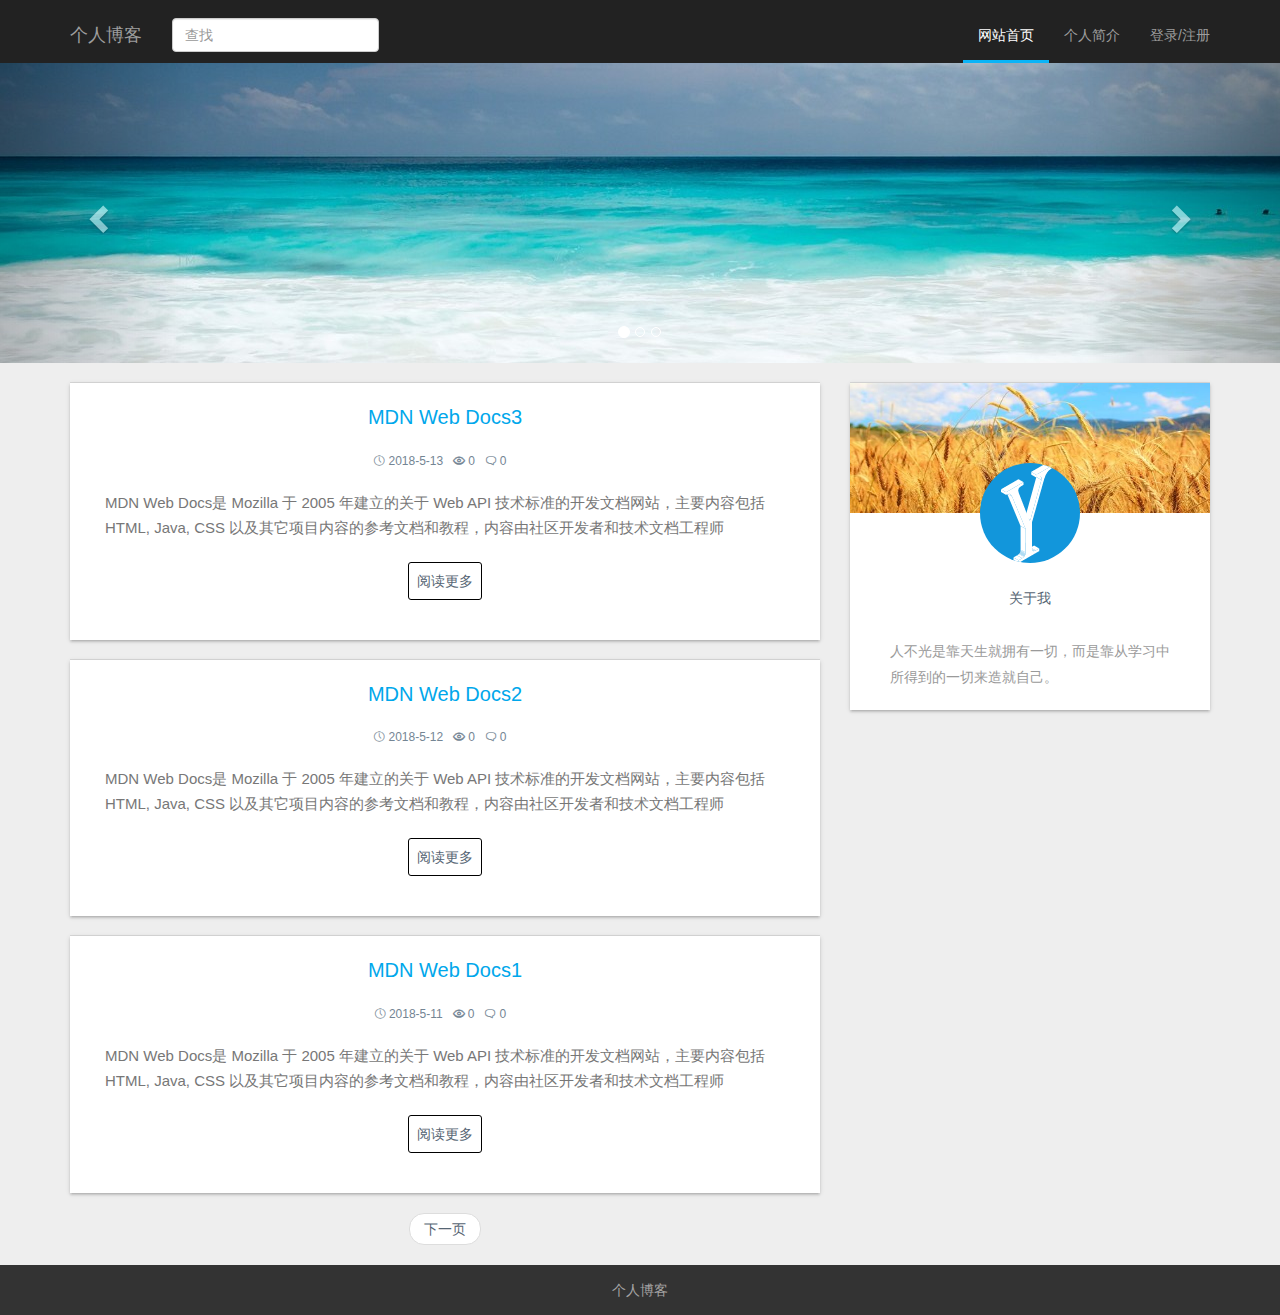
<file: index.html>
<!DOCTYPE html>
<html>
<head>
    <meta charset="UTF-8">
    <meta name="viewport" content="width=device-width, initial-scale=1.0">
    <meta http-equiv="X-UA-Compatible" content="ie=edge,chrome=1">
    <link href="css/bootstrap.css" rel="stylesheet">
    <link href="css/base.css" rel="stylesheet">
    <link href="css/index.css" rel="stylesheet">
    <link href="css/media.css" rel="stylesheet">
    <link rel="icon" type="image/png" href="images/blog.png" sizes="32x32" />
    <script src="js/jquery-1.12.4.js" type="text/javascript"></script>
    <script src="js/bootstrap.js" type="text/javascript"></script>
    <script src="js/index.js"></script>
    <title>个人博客</title>
</head>
<body>
    <!-- 导航 -->
    <header>        
        <nav class="navbar navbar-default navbar-static-top menu navbar-inverse">
            <div class="container">
                <div class="navbar-header">
                    <button type="button" class="navbar-toggle collapsed" data-toggle="collapse" data-target="#bs-1" aria-expanded="false">                      
                        <span class="icon-bar"></span>
                        <span class="icon-bar"></span>
                        <span class="icon-bar"></span>
                    </button>
                    <a class="navbar-brand" href="index.html">个人博客</a>
                </div>
            
                <div class="collapse navbar-collapse" id="bs-1">
                    <form class="navbar-form navbar-left hidden-sm">
                        <div class="form-group">
                            <input type="text" class="form-control" placeholder="查找">
                        </div>
                    </form>                   
                    
                    <ul class="nav navbar-nav navbar-right menu-info">
                        <li class="active"><a href="index.html">网站首页</a></li>
                        <li><a href="me.html" target="_blank">个人简介</a></li>
                        <li><a href="javascript:;" class="login">登录/注册</a></li>
                    </ul>
                </div>
            </div>
        </nav>
    </header>
    <!--轮播图-->
    <section>
        <div id="carousel-example-generic" class="carousel slide" data-ride="carousel">
            <ol class="carousel-indicators">
                <li data-target="#carousel-example-generic" data-slide-to="0" class="active"></li>
                <li data-target="#carousel-example-generic" data-slide-to="1"></li>
                <li data-target="#carousel-example-generic" data-slide-to="2"></li>
            </ol>
            
            <div class="carousel-inner banner" role="listbox">
                <div class="item active"></div>
                <div class="item"></div>
                <div class="item"></div>
            </div>
            
            <a class="left carousel-control" href="#carousel-example-generic" role="button" data-slide="prev">
                <span class="glyphicon glyphicon-chevron-left" aria-hidden="true"></span>
            </a>
            <a class="right carousel-control" href="#carousel-example-generic" role="button" data-slide="next">
                <span class="glyphicon glyphicon-chevron-right" aria-hidden="true"></span>
            </a>
        </div>
    </section>
    <!-- 主体 -->
    <main class="container main-part">
        <div class="row">         
            <!-- 文章 -->
            <article class="col-md-8 bloglist">
                <ul class="pager">
                    <li><a href="javascript:;" class="prepage">上一页</a></li>
                    <li><a href="javascript:;" class="nextpage">下一页</a></li>
                  </ul>
            </article>
            <!-- 侧边 -->
            <aside class="col-md-4 hidden-xs hidden-sm">
                <div class="about">
                    <div class="avatar"> <img src="images/avatar.png" alt="avatar" class="img-circle"> </div>
                    <p class="abname"><a href="me.html" target="_blank">关于我</a></p>
                    <div class="abtext">人不光是靠天生就拥有一切，而是靠从学习中所得到的一切来造就自己。 </div>
                </div>
            </aside>
        </div>
    </main>
    <!-- 底部 -->
    <footer>
        <p>个人博客</p>
    </footer>
    
</body>
</html>
</file>
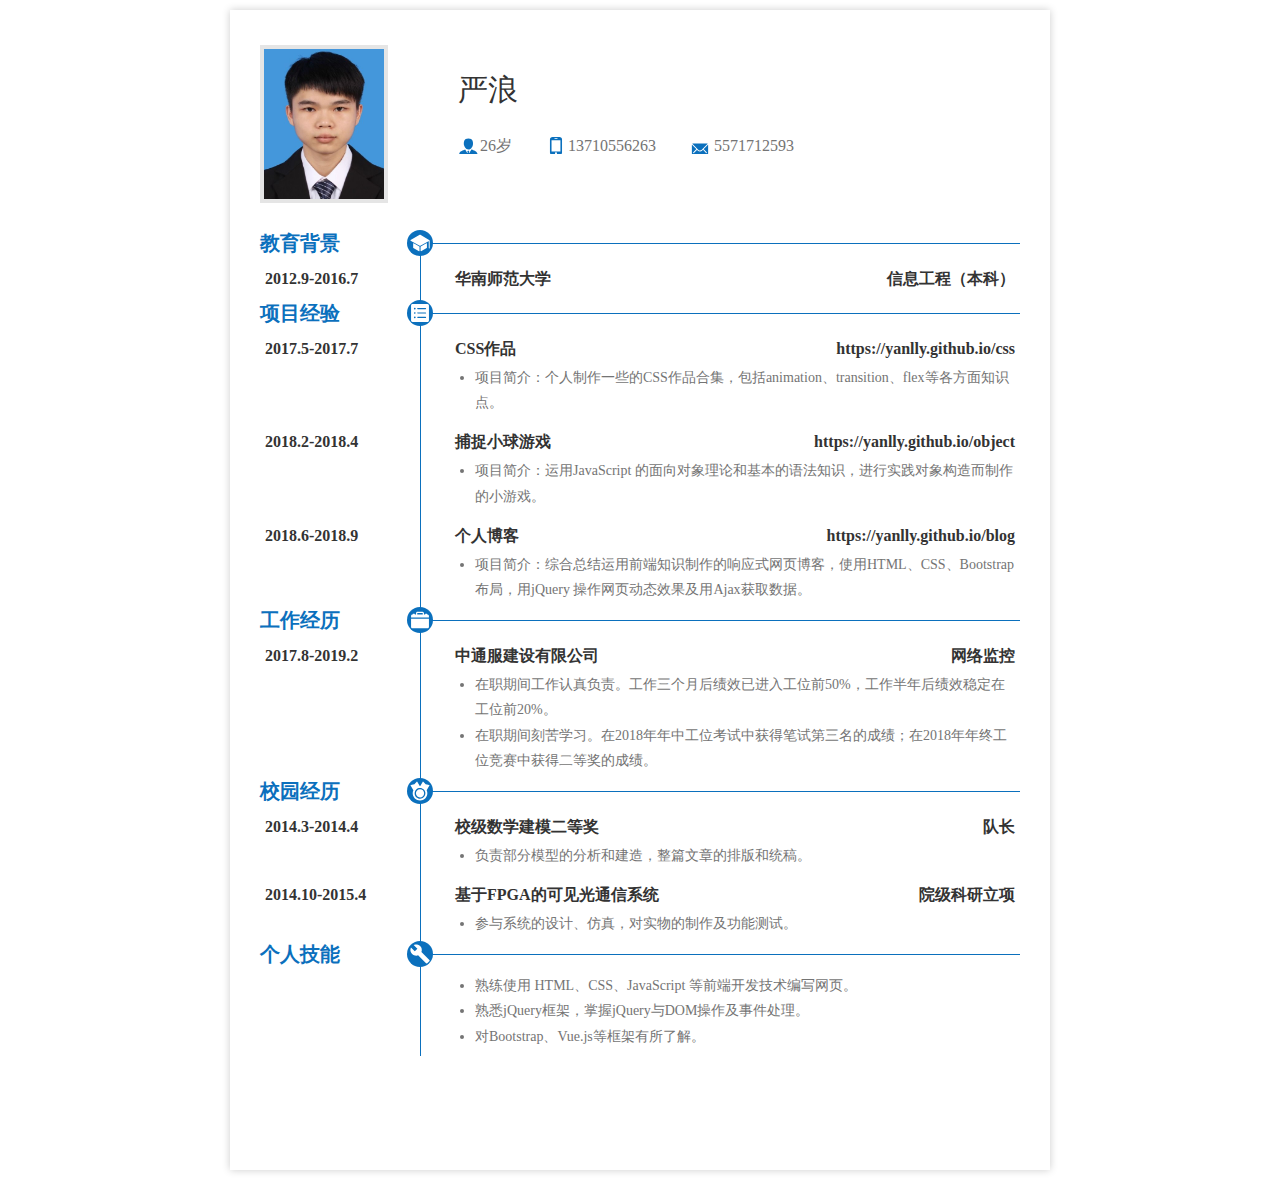
<file: me.html>
<!DOCTYPE html>
<html lang="en">
<head>
    <meta charset="UTF-8">
    <meta name="viewport" content="width=device-width, initial-scale=1.0">
    <meta http-equiv="X-UA-Compatible" content="ie=edge,chrome=1">
    <link rel="icon" type="image/png" href="images/blog.png" sizes="32x32" />
    <title>个人简介</title>
    <link rel="stylesheet" href="css/me.css">
</head>
<body>
    <div class="resume">
        <div class="resume_top">
            <div class="top_img"><img src="images/yl.png" alt="严浪"></div>
            <div class="top_msg">
                <div class="name">严浪</div>
                <div class="msg">
                    <span class="msg_age">26岁</span>
                    <span class="msg_phone">13710556263</span>
                    <span class="msg_email">5571712593</span>
                </div>
            </div>
        </div>
        <div class="resume_body">
            <div class="body_content">
                <dl>
                    <dt class="dt_title school">教育背景<i></i></dt>
                    <dd class="dd_content">
                        <div class="dd_top">
                            <span>2012.9-2016.7</span>
                            <span>华南师范大学</span>
                            <span>信息工程（本科）</span>
                        </div>
                    </dd>
                </dl>
            </div>
            <div class="body_content">
                <dl>
                    <dt class="dt_title object">项目经验
                        <i></i>
                    </dt>
                    <dd class="dd_content">
                        <div class="dd_top">
                            <span>2017.5-2017.7</span>
                            <span>CSS作品</span>
                            <span><a href="https://yanlly.github.io/css" target="_blank">https://yanlly.github.io/css</a></span>
                        </div>
                        <ul class="dd_body"><li>项目简介：个人制作一些的CSS作品合集，包括animation、transition、flex等各方面知识点。</li></ul>
                    </dd>
                    <dd class="dd_content">
                        <div class="dd_top">
                            <span>2018.2-2018.4</span>
                            <span>捕捉小球游戏</span>
                            <span><a href="https://yanlly.github.io/object" target="_blank">https://yanlly.github.io/object</a></span>
                        </div>
                        <ul class="dd_body"><li>项目简介：运用JavaScript 的面向对象理论和基本的语法知识，进行实践对象构造而制作的小游戏。</li></ul>
                    </dd>
                    <dd class="dd_content">
                        <div class="dd_top">
                            <span>2018.6-2018.9</span>
                            <span>个人博客</span>
                            <span><a href="https://yanlly.github.io/blog" target="_blank">https://yanlly.github.io/blog</a></span>
                        </div>
                        <ul class="dd_body"><li>项目简介：综合总结运用前端知识制作的响应式网页博客，使用HTML、CSS、Bootstrap布局，用jQuery 操作网页动态效果及用Ajax获取数据。</li></ul>
                    </dd>
                </dl>
            </div>
            <div class="body_content">
                <dl>
                    <dt class="dt_title job">工作经历
                        <i></i>
                    </dt>
                    <dd class="dd_content">
                        <div class="dd_top">
                            <span>2017.8-2019.2</span>
                            <span>中通服建设有限公司</span>
                            <span>网络监控</span>
                        </div>
                        <ul class="dd_body">
                            <li>在职期间工作认真负责。工作三个月后绩效已进入工位前50%，工作半年后绩效稳定在工位前20%。</li>
                            <li>在职期间刻苦学习。在2018年年中工位考试中获得笔试第三名的成绩；在2018年年终工位竞赛中获得二等奖的成绩。</li>
                        </ul>
                    </dd>    
                </dl>
            </div>
            <div class="body_content">
                <dl>
                    <dt class="dt_title study">校园经历
                        <i></i>
                    </dt>
                    <dd class="dd_content">
                        <div class="dd_top">
                            <span>2014.3-2014.4</span>
                            <span>校级数学建模二等奖</span>
                            <span>队长</span>
                        </div>
                        <ul class="dd_body">
                            <li>负责部分模型的分析和建造，整篇文章的排版和统稿。</li>
                        </ul>
                    </dd>
                    <dd class="dd_content">
                        <div class="dd_top">
                            <span>2014.10-2015.4</span>
                            <span>基于FPGA的可见光通信系统</span>
                            <span>院级科研立项</span>
                        </div>
                        <ul class="dd_body">
                            <li>参与系统的设计、仿真，对实物的制作及功能测试。</li>
                        </ul>
                    </dd>    
                </dl>
            </div>
            <div class="body_content">
                <dl>
                    <dt class="dt_title skill">个人技能
                        <i></i>
                    </dt>
                    <dd class="dd_content">
                        <ul class="dd_body">
                            <li>熟练使用 HTML、CSS、JavaScript 等前端开发技术编写网页。</li>
                            <li>熟悉jQuery框架，掌握jQuery与DOM操作及事件处理。</li>
                            <li>对Bootstrap、Vue.js等框架有所了解。</li>
                        </ul>
                    </dd>    
                </dl>
            </div>
        </div>

    </div>
</body>
</html>
</file>
<file: css/base.css>
/*----- 各页面共同样式部分 -----*/
@font-face {font-family: 'iconfont';
  src: url('../fonts/iconfont.eot');
  src: url('../fonts/iconfont.eot?#iefix') format('embedded-opentype'),
  url('../fonts/iconfont.woff') format('woff'),
  url('../fonts/iconfont.ttf') format('truetype'),
  url('fonts/iconfont.svg#iconfont') format('svg');
}
.iconfont{
  font-family:"iconfont" !important;
  font-size:16px;font-style:normal;
  -webkit-font-smoothing: antialiased;
  -webkit-text-stroke-width: 0.2px;
  -moz-osx-font-smoothing: grayscale;
}
 
html, body, div, span, applet, object, iframe,
h1, h2, h3, h4, h5, h6, p, blockquote, pre,
a, abbr, acronym, address, big, cite, code,
del, dfn, em, img, ins, kbd, q, s, samp,
small, strike, strong, sub, sup, tt, var,
b, u, i, center,
dl, dt, dd, ol, ul, li,
fieldset, form, label, legend,
table, caption, tbody, tfoot, thead, tr, th, td,
article, aside, canvas, details, embed,
figure, figcaption, footer, header,
menu, nav, output, ruby, section, summary,
time, mark, audio, video, input {
  margin: 0;
  padding: 0;
  border: 0;
  font-weight: normal;
  vertical-align: baseline;
} 
li { 
  list-style: none; 
}
a,a:hover { 
  text-decoration: none; 
  color: #566573;
}
body{
  background: #eee;
}

/****** 顶部样式 ******/
.menu{
  padding-top:10px;
  margin-bottom:0;
  border-bottom: 0;
}
.menu-search{
  left:-32px;
  top:5px;
  font-size: 17px;
  color: #748594;
  cursor: pointer;
}
.navbar-default .menu-info li.active a,.navbar-default .container .menu-info li a:hover{
  background-color:transparent;
  border-bottom:3px solid #0AB4F7;
}
/****** /顶部样式 ******/


/****** 登录注册界面 ******/

.form_box{
  width: 100%;
  height:100%;
  z-index:9999;
  position: fixed;
  background-color: rgba(0, 0, 0, 0.5);
  left:0;
  top:0;  
}
.log_box {
  width: 30%;
  height: 70%;
  background:white;
  margin:90px auto;
}
.log_box div{
  width:100%;
  height:16%;
  margin-bottom:4%;
  text-align:  center;
  position: relative;
}
.log_top{
  background-color:#00a0e9;
}
.log_top .form_close{
  position: absolute;
  left:20px;
  top: 25px;
  color:white;
  font-size: 18px;
}
.log_top .log_reg,
.log_top .reg_log{
  position: absolute;
  right:20px;
  top: 25px;
  color:white;
  font-size: 18px;
}

.log_info input{
  width: 60%;
  height: 40px;
  border:1px solid #47414133;
  border-radius: 20px;
  padding-left: 20px;
  margin-top: 30px;
  outline: none;
  box-sizing: border-box;
}
.log_info label{
  position: absolute;
  left:105px;
  top: 40px;
  color:#c5c5c5;
  font-size: 15px;
}
.log_info input:focus{
  border-color: #399AF2;
  border-radius: 10px;
  transition-duration: 0.6s;
}
.log_info input:focus+label{
  color: #399AF2;
  left: 25px;
  transition-duration: 0.6s;
}

.log,.reg{
  width: 60%;
  height: 40px;
  letter-spacing: 5px;
  font-size: 20px;
  color: white;
  border-radius: 20px;
  border:none;
  cursor: pointer;
  outline: none;
  margin-top: 24px;
  
}
.log{
  background-color:#00a0e9;
}
.reg{
  background-color:#c70b0b;
}

.foot_ag{
  color: #c70b0b;
  margin-left:2px;
}
/****** /登录注册界面 ******/

/****** 底部样式 *******/
footer { 
  width: 100%; 
  background: #333; 
  color: #a5a4a4; 
  text-align: center; 
  padding: 15px 0; 
  clear: both; 
}
/****** /底部样式 *******/
</file>
<file: css/index.css>
/****** 轮播图 *******/
.banner .item{
	height: 300px;
}
.banner .item:nth-child(1){
	background: url(../images/carousel1_1920x400.jpg) no-repeat center center;
}
.banner .item:nth-child(2){
	background: url(../images/carousel2_1920x400.jpg) no-repeat center center;
}
.banner .item:nth-child(3){
	background: url(../images/carousel3_1920x400.jpg) no-repeat center center;
}
/****** /轮播图 *******/


/****** 文章 *******/
.blogs{
	margin:20px 0;
	background: #fff;
	padding:20px;
	box-shadow: 0 2px 2px 0 rgba(0,0,0,0.12),
				0 3px 1px -2px rgba(0,0,0,0.06), 
				0 1px 5px 0 rgba(0,0,0,0.12), 
				0 -1px 0.5px 0 rgba(0,0,0,0.09);
}
.blogs div{
	display: flex;
	justify-content: center;
	margin-bottom: 20px;
}
.blogs div .blogtitle{
	font-size: 20px;
	color: #00A7EB;
}

.blogs .blogtext{
	font-size: 15px;
	line-height:25px;
	height:52px;
	width: 100%;
	overflow: hidden;
	padding: 0 15px;
	margin-bottom: 20px;
}
.blogs div .bloginfo  li { 
	float: left; 
	font-size: 12px;
	color: #748594; 
	margin-right: 10px;
}
.blogs div .bloginfo li .iconfont{ 
	font-size: 12px;
    margin-right: 3px;
}
.blogs div .more{
	border: 1px black solid;
	padding:8px;
	position: relative;
	border-radius: 3px;

}
.blogs div .more:before,
.blogs div .more:after {
	border: 0 solid transparent;
	transition: all 0.25s;
	content: '';
	position: absolute;
	width: 0;
}
.blogs div .more:before {
	border-top: 2px solid #00A7EB;
	left: 0px;
	top: -5px;
}
.blogs div .more:after {
	border-bottom: 2px solid #00A7EB;
	bottom: -5px;
	right: 0px;
}

.blogs div .more:hover:before,
.blogs div .more:hover:after {
	height: 100%;
	width: 100%;
}
/****** /文章 *******/


/****** 侧边*******/
.about { 
	margin-top:20px;
	width:360px; 
	background: white url(../images/bg.jpg) no-repeat top center; 
	overflow: hidden;
	background-size:360px 130px; 
	box-shadow: 0 2px 2px 0 rgba(0,0,0,0.12),
				0 3px 1px -2px rgba(0,0,0,0.06), 
				0 1px 5px 0 rgba(0,0,0,0.12), 
				0 -1px 0.5px 0 rgba(0,0,0,0.09);
}
.about1{
	position: fixed;
    top: 0px;	
}
.about .avatar { 
	margin: 80px auto 20px; 
	width: 100px; 	
}
.about .avatar img {
	background: #1296db;
}
.about .abname { 
	color: #3f3f3f; 
	font-weight: bold; 
	margin-bottom: 10px; 
	text-align: center; 
}
.about .abtext { 
	padding: 20px 40px; 
	color: #9a9a9a; 
	line-height: 26px; 
}
/****** /侧边 *******/
</file>
<file: css/media.css>
@media (max-width: 768px){
    /****** 轮播图 *******/
    .banner .item{
        height: 150px;        
    }
    .banner .item:nth-child(1){
        background: url(../images/carousel1_600x300.jpg) no-repeat center center;
        background-size: cover;
    }
    .banner .item:nth-child(2){
        background: url(../images/carousel2_600x300.jpg) no-repeat center center;
        background-size: cover;
    }
    .banner .item:nth-child(3){
        background: url(../images/carousel3_600x300.jpg) no-repeat center center;
        background-size: cover;
    }
    /****** /轮播图 *******/
    /****** 顶部样式 ******/
    .menu-search{
        left:316px;
        top:-24px;
    }
    .log_box {
        width: 100%;
        height: 100%;
        margin:0 auto;
    }
    /****** /顶部样式 ******/
    /****** 首页文章样式 ******/
    .main-part{
        padding:0;
        overflow: hidden;
    }    
    .blogs{
        margin:10px 0;
        padding:10px 15px;
    }
    .blogs h2{
        margin:0 0 5px;
        line-height: 22px;
    }
    .blogs h2 .blogadr{
        font-size: 13px;
    }
    .blogs h2 .blogtitle{
        font-size: 16px;
    }      
    .blogs .blogmsg .blogtext{
        font-size: 13px;
        height:66px;
        line-height: 22px;
        margin-bottom:0;
        overflow: hidden;
    }
    /****** /首页文章样式 ******/
    /****** 分页文章样式 ******/
    .art_box .art_title{
        font-size: 25px;
    }
    /* 评论 */
    .comment_box {
        margin: 10px 0 0;
    }
    .comment_box .comment_title {
        font-size: 15px;
        background: url(../images/pencil.png) no-repeat 0 4px;
    }
    .comment_box .comment_info {
        height: 120px;
    }
    .comment_box .comment_info .name_input {
        height: 27px;
    }
    .comment_box .comment_info .send {
        line-height: 27px;
    }
    .comment_box .comment_text{
        padding-top:0;
    }
    .comment_box .comment_list {
        margin-top: 35px;
    }
    /****** 分页文章样式 ******/
}
</file>
<file: css/me.css>
*{
    margin: 0;
    padding:0;
}
a{
    color:#333;
    text-decoration: none;
}
.resume{
    width:820px;
    height:1160px;
    box-shadow: 0 0 8px 0 rgba(0,0,0,0.2);
    position: relative;
    padding:30px;
    margin:10px auto;
    box-sizing: border-box;
}
.resume_top{
    position: relative;
    width:100%;
    height: 160px;
    padding: 5px 0;
    margin-bottom: 20px;
}
.top_img{
    float:left;
    width:120px;
    height:150px;
    border: 4px solid #e5e5e5;
}
.top_img img{
    width:120px;
    height:150px;
}
.top_msg{
    float:left;
    width:550px;
    height:150px;
    margin-left:70px;
}
.name{
    font-size:30px;
    margin:25px 0;
    color:#333;
}
.msg{
    color:#747474;
}

.msg_age{
    padding-left:22px;
    margin-right:30px;
    background: url(../images/person.png) no-repeat 0 0;
}
.msg_phone{
    padding-left:22px;
    margin-right:30px;
    background: url(../images/phone.png) no-repeat 0 0;
}
.msg_email{
    padding-left:24px;
    background: url(../images/email.png) no-repeat 0 2px;
}


.resume_body{
    width:100%;
    height: 900px;
}
.body_content{
    width:100%;
    position: relative;
}
.body_content::before{
    content: "";
    position: absolute;
    top: 2px;
    left: 160px;
    height: 100%;
    border-left: 1px solid #0b70bd;
}
.dt_title{
    color: #0b70bd;
    font-size: 20px;
    word-break: break-word;
    font-weight: bold;
}
.dt_title::before{
    content: "";
    position: absolute;
    top: 13px;
    left: 160px;
    right: 0;
    border-top: 1px solid #0b70bd;
}
.dt_title i{
    position: absolute;
    left: 147px;
    width: 26px;
    height: 26px;
    border-radius: 50%;
}
.school i{
    background: #0b70bd url(../images/school.png) no-repeat 2px 2px;
}
.object i{
    background: #0b70bd url(../images/object.png) no-repeat 2px 2px;
}
.job i{
    background: #0b70bd url(../images/job.png) no-repeat 2px 2px;
}
.skill i{
    background: #0b70bd url(../images/skill.png) no-repeat 2px 2px;
}
.study i{
    background: #0b70bd url(../images/study.png) no-repeat 2px 2px;
}


.dd_content{
    width:100%;
    box-sizing: border-box;
    padding:5px;
}
.dd_top{
    line-height:23px;
    font-weight: bold;
    margin:5px 0;
    color:#333;
}
.dd_top span:nth-child(1){
    float:left;
    width: 185px;
    margin-right: 5px;
}
.dd_top span:nth-child(3){
    float:right;
}
.dd_body{
    margin-left:210px; 
    font-size: 14px;
    line-height: 1.8;
    color:#747474;
}
</file>
